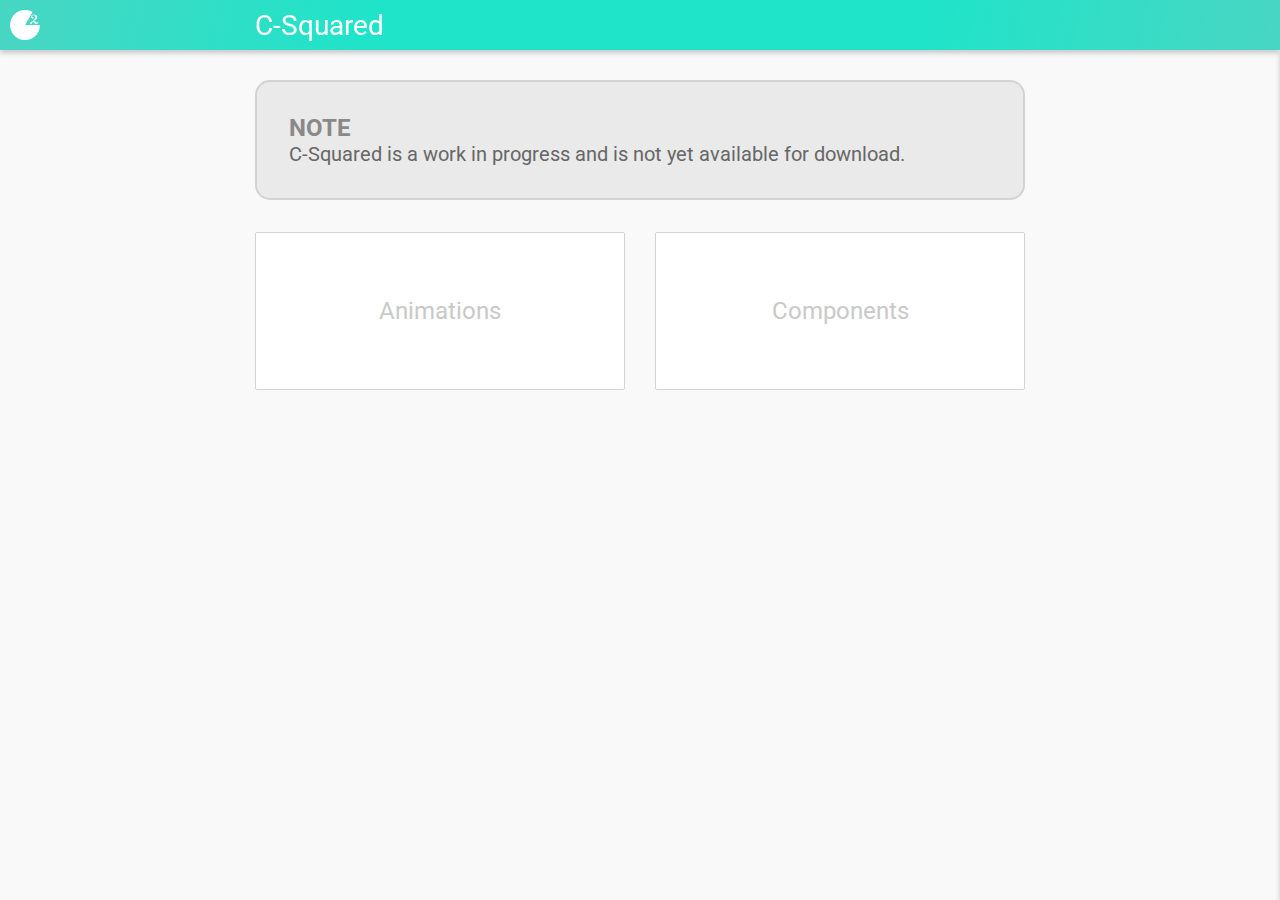
<file: index.html>
<!--
    C-Squared - A Simple CSS Framework
    Copyright (C) 2018  Chris Collins

    This program is free software: you can redistribute it and/or modify
    it under the terms of the GNU General Public License as published by
    the Free Software Foundation, either version 3 of the License, or
    (at your option) any later version.

    This program is distributed in the hope that it will be useful,
    but WITHOUT ANY WARRANTY; without even the implied warranty of
    MERCHANTABILITY or FITNESS FOR A PARTICULAR PURPOSE.  See the
    GNU General Public License for more details.

    You should have received a copy of the GNU General Public License
    along with this program.  If not, see <https://www.gnu.org/licenses/>.
-->

<!doctype html>

<html>

<head>
    <meta charset="utf-8">
    <meta http-equiv="x-ua-compatible" content="ie=edge">
    <meta name="viewport" content="width=device-width, initial-scale=1.0">
    <title>C Squared</title>
    <link href="https://fonts.googleapis.com/css?family=Roboto:300,400,500,700,900" rel="stylesheet">
    <link rel="stylesheet" href="https://use.fontawesome.com/releases/v5.1.1/css/all.css" integrity="sha384-O8whS3fhG2OnA5Kas0Y9l3cfpmYjapjI0E4theH4iuMD+pLhbf6JI0jIMfYcK3yZ"
        crossorigin="anonymous">
    <link rel="stylesheet" href="/global.css" type="text/css">
    <link rel="stylesheet" href="/index.css" type="text/css">
</head>

<body>
    <!-- Navigation -->
    <nav class="cc-nav">
        <div class="cc-nav-inner">
            <a class="cc-nav-icon" href="/index.html">
                <img src="/assets/icon_white.png">
            </a>
            <div class="cc-container">
                <h1 class="cc-nav-title">C-Squared</h1>
            </div>
            <div>
                <a class="cc-account-toggle" data-toggle="dropdown" data-target=".cc-dropdown">
                    <i class="far fa-user-circle"></i>
                </a>
                <div class="cc-nav-menu-toggle" onclick="toggleNav()">
                    <i class="fas fa-bars"></i>
                </div>
                <div class="cc-dropdown" id="accountDropdown">
                    <ul>
                        <li><a href="/login.html">Sign In</a></li>
                        <li><a href="/register.html">Register</a></li>
                    </ul>
                </div>
            </div>

        </div>
    </nav>
    <div class="cc-nav-menu">
        <ul>
            <li id="home" class="home-link"><a href="/index.html"><img src="/assets/nav_icon.png"></a></li>
            <li id="animations"><a href="/animations/animations.html">Animations</a></li>
            <li id="components"><a href="/components/components.html">Components</a></li>
            <li id="github"><a href="https://github.com/32gits/c-squared" target="_blank">GitHub</a></li>
        </ul>
    </div>


    <div class="cc-container">

        <div class="main-alert mb-2">
            <p id="alert-text">NOTE</p>
            <p>C-Squared is a work in progress and is not yet available for download.</p>
        </div>

        <div class="flex-between">

            <div class="cc-card half nav-card">
                <a href="/animations/animations.html">
                    Animations
                </a>
            </div>

            <div class="cc-card half nav-card">
                <a href="/components/components.html">
                    Components
                </a>
            </div>

        </div>
    </div>


    <script src="/animations/animations.js"></script>
</body>

</html>
</file>
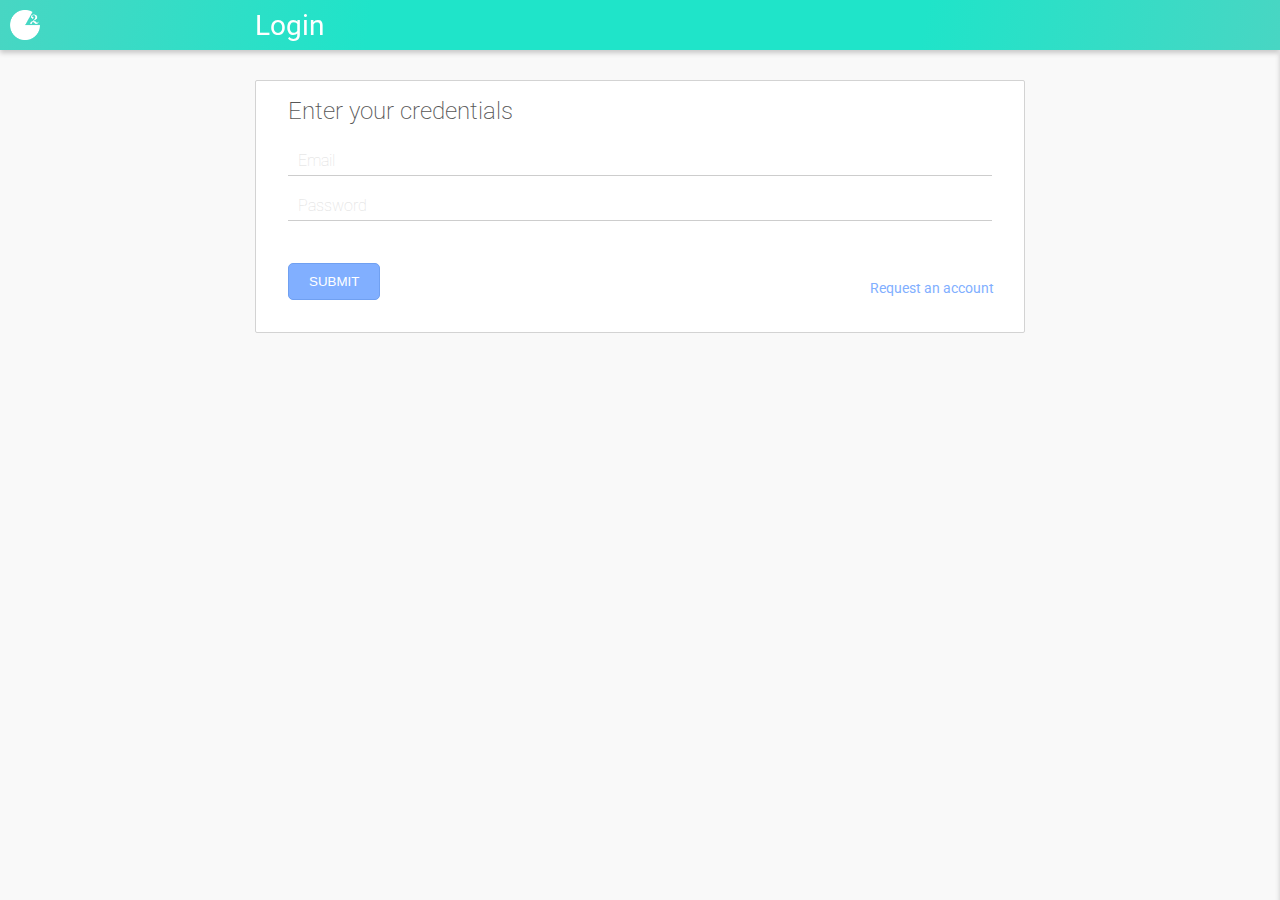
<file: login.html>
<!--
    C-Squared - A Simple CSS Framework
    Copyright (C) 2018  Chris Collins

    This program is free software: you can redistribute it and/or modify
    it under the terms of the GNU General Public License as published by
    the Free Software Foundation, either version 3 of the License, or
    (at your option) any later version.

    This program is distributed in the hope that it will be useful,
    but WITHOUT ANY WARRANTY; without even the implied warranty of
    MERCHANTABILITY or FITNESS FOR A PARTICULAR PURPOSE.  See the
    GNU General Public License for more details.

    You should have received a copy of the GNU General Public License
    along with this program.  If not, see <https://www.gnu.org/licenses/>.
-->

<!doctype html>

<html>
<head>
    <meta charset="utf-8">
    <meta http-equiv="x-ua-compatible" content="ie=edge">
    <meta name="viewport" content="width=device-width, initial-scale=1.0">
    <title>C Squared</title>
    <link href="https://fonts.googleapis.com/css?family=Roboto:300,400,500,700,900" rel="stylesheet">
    <link rel="stylesheet" href="https://use.fontawesome.com/releases/v5.1.1/css/all.css" integrity="sha384-O8whS3fhG2OnA5Kas0Y9l3cfpmYjapjI0E4theH4iuMD+pLhbf6JI0jIMfYcK3yZ" crossorigin="anonymous">
    <link rel="stylesheet" href="/global.css" type="text/css">
    <link rel="stylesheet" href="/login.css" type="text/css">
</head>

<body>
<!-- Navigation -->
<nav class="cc-nav">
    <div class="cc-nav-inner">
        <div class="cc-nav-icon">
            <img src="/assets/icon_white.png">
        </div>
        <div class="cc-container">
            <h1 class="cc-nav-title">Login</h1>
        </div>
        <div>
            <a class="cc-account-toggle" data-toggle="dropdown" data-target=".cc-dropdown">
                <i class="far fa-user-circle"></i>
            </a>
            <div class="cc-nav-menu-toggle" onclick="toggleNav()">
                <i class="fas fa-bars"></i>
            </div>
            <div class="cc-dropdown" id="accountDropdown">
                <ul>
                    <li><a href="/login.html">Sign In</a></li>
                    <li><a href="/register.html">Register</a></li>
                </ul>
            </div>
        </div>
        
    </div>
</nav>
<div class="cc-nav-menu">
    <ul>
        <li id="home" class="home-link"><a href="/index.html"><img src="/assets/nav_icon.png"></a></li>
        <li id="animations"><a href="/animations/animations.html">Animations</a></li>
        <li id="components"><a href="/components/components.html">Components</a></li>
        <li id="github"><a href="https://github.com/32gits/c-squared" target="_blank">GitHub</a></li>
    </ul>
</div>


<div class="cc-container">
    <div class="cc-card">
        <div class="cc-card-hdr">
            <h1 class="hdr">Enter your credentials</h1>
        </div>
        <form name="loginForm" class="mt-1">
            <div class="cc-form-group">
                <input name="email-input" type="email" class="cc-text" placeholder="Email" spellcheck="false">
                <label class="cc-text-border" for="email-input"></label>
            </div>
            <div class="cc-form-group">
                <input name="password-input" type="password" class="cc-text" placeholder="Password" spellcheck="false">
                <label class="cc-text-border" for="password-input"></label>
            </div>
            <button type="submit" class="cc-btn cc-blue mt-2">SUBMIT</button>
            <a class="cc-link" href="/register.html" id="requestAccount">Request an account</a>
        </form>
    </div>
</div>

<script src="/animations/animations.js"></script>
</body>
</html>
</file>
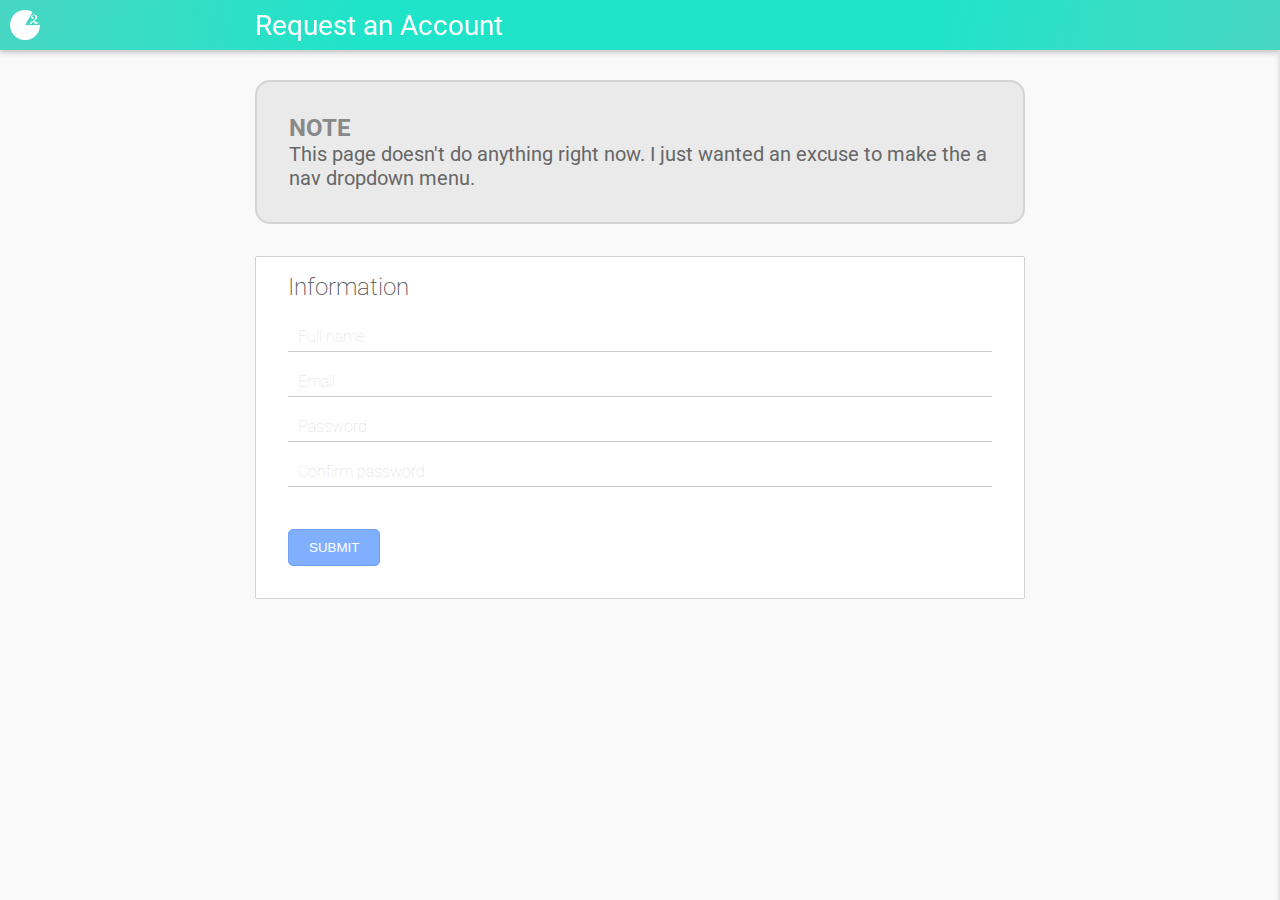
<file: register.html>
<!--
    C-Squared - A Simple CSS Framework
    Copyright (C) 2018  Chris Collins

    This program is free software: you can redistribute it and/or modify
    it under the terms of the GNU General Public License as published by
    the Free Software Foundation, either version 3 of the License, or
    (at your option) any later version.

    This program is distributed in the hope that it will be useful,
    but WITHOUT ANY WARRANTY; without even the implied warranty of
    MERCHANTABILITY or FITNESS FOR A PARTICULAR PURPOSE.  See the
    GNU General Public License for more details.

    You should have received a copy of the GNU General Public License
    along with this program.  If not, see <https://www.gnu.org/licenses/>.
-->

<!doctype html>

<html>
<head>
    <meta charset="utf-8">
    <meta http-equiv="x-ua-compatible" content="ie=edge">
    <meta name="viewport" content="width=device-width, initial-scale=1.0">
    <title>C Squared</title>
    <link href="https://fonts.googleapis.com/css?family=Roboto:300,400,500,700,900" rel="stylesheet">
    <link rel="stylesheet" href="https://use.fontawesome.com/releases/v5.1.1/css/all.css" integrity="sha384-O8whS3fhG2OnA5Kas0Y9l3cfpmYjapjI0E4theH4iuMD+pLhbf6JI0jIMfYcK3yZ" crossorigin="anonymous">
    <link rel="stylesheet" href="/global.css" type="text/css">
    <link rel="stylesheet" href="/register.css" type="text/css">
</head>

<body>

<!-- Navigation -->
<nav class="cc-nav">
        <div class="cc-nav-inner">
            <a class="cc-nav-icon" href="/index.html">
                <img src="/assets/icon_white.png">
            </a>
            <div class="cc-container">
                <h1 class="cc-nav-title">Request an Account</h1>
            </div>
            <div>
                <a class="cc-account-toggle" data-toggle="dropdown" data-target=".cc-dropdown">
                    <i class="far fa-user-circle"></i>
                </a>
                <div class="cc-nav-menu-toggle" onclick="toggleNav()">
                    <i class="fas fa-bars"></i>
                </div>
                <div class="cc-dropdown" id="accountDropdown">
                    <ul>
                        <li><a href="/login.html">Sign In</a></li>
                        <li><a href="/register.html">Register</a></li>
                    </ul>
                </div>
            </div>
            
        </div>
    </nav>
    <div class="cc-nav-menu">
        <ul>
            <li id="home" class="home-link"><a href="/index.html"><img src="/assets/nav_icon.png"></a></li>
            <li id="animations"><a href="/animations/animations.html">Animations</a></li>
            <li id="components"><a href="/components/components.html">Components</a></li>
            <li id="github"><a href="https://github.com/32gits/c-squared" target="_blank">GitHub</a></li>
        </ul>
    </div>
    
    
    <div class="cc-container">
        <div class="main-alert mb-2">
            <p id="alert-text">NOTE</p>
            <p>This page doesn't do anything right now. I just wanted an excuse to make the a nav dropdown menu.</p>
        </div>
        <div class="cc-card">
            <div class="cc-card-hdr">
                <h1 class="hdr">Information</h1>
            </div>
            <form name="loginForm" class="mt-1">
                <div class="cc-form-group">
                    <input name="name-input" type="text" class="cc-text" placeholder="Full name" spellcheck="false">
                    <label class="cc-text-border" for="name-input"></label>
                </div>
                <div class="cc-form-group">
                    <input name="email-input" type="email" class="cc-text" placeholder="Email" spellcheck="false">
                    <label class="cc-text-border" for="email-input"></label>
                </div>
                <div class="cc-form-group">
                    <input name="password-input" type="password" class="cc-text" placeholder="Password" spellcheck="false">
                    <label class="cc-text-border" for="password-input"></label>
                </div>
                <div class="cc-form-group">
                    <input name="password-confirm" type="password" class="cc-text" placeholder="Confirm password" spellcheck="false">
                    <label class="cc-text-border" for="password-confirm"></label>
                </div>
                <button type="submit" class="cc-btn cc-blue mt-2">SUBMIT</button>
            </form>
        </div>
    </div>

    <script src="/animations/animations.js"></script>
</body>
</html>
</file>
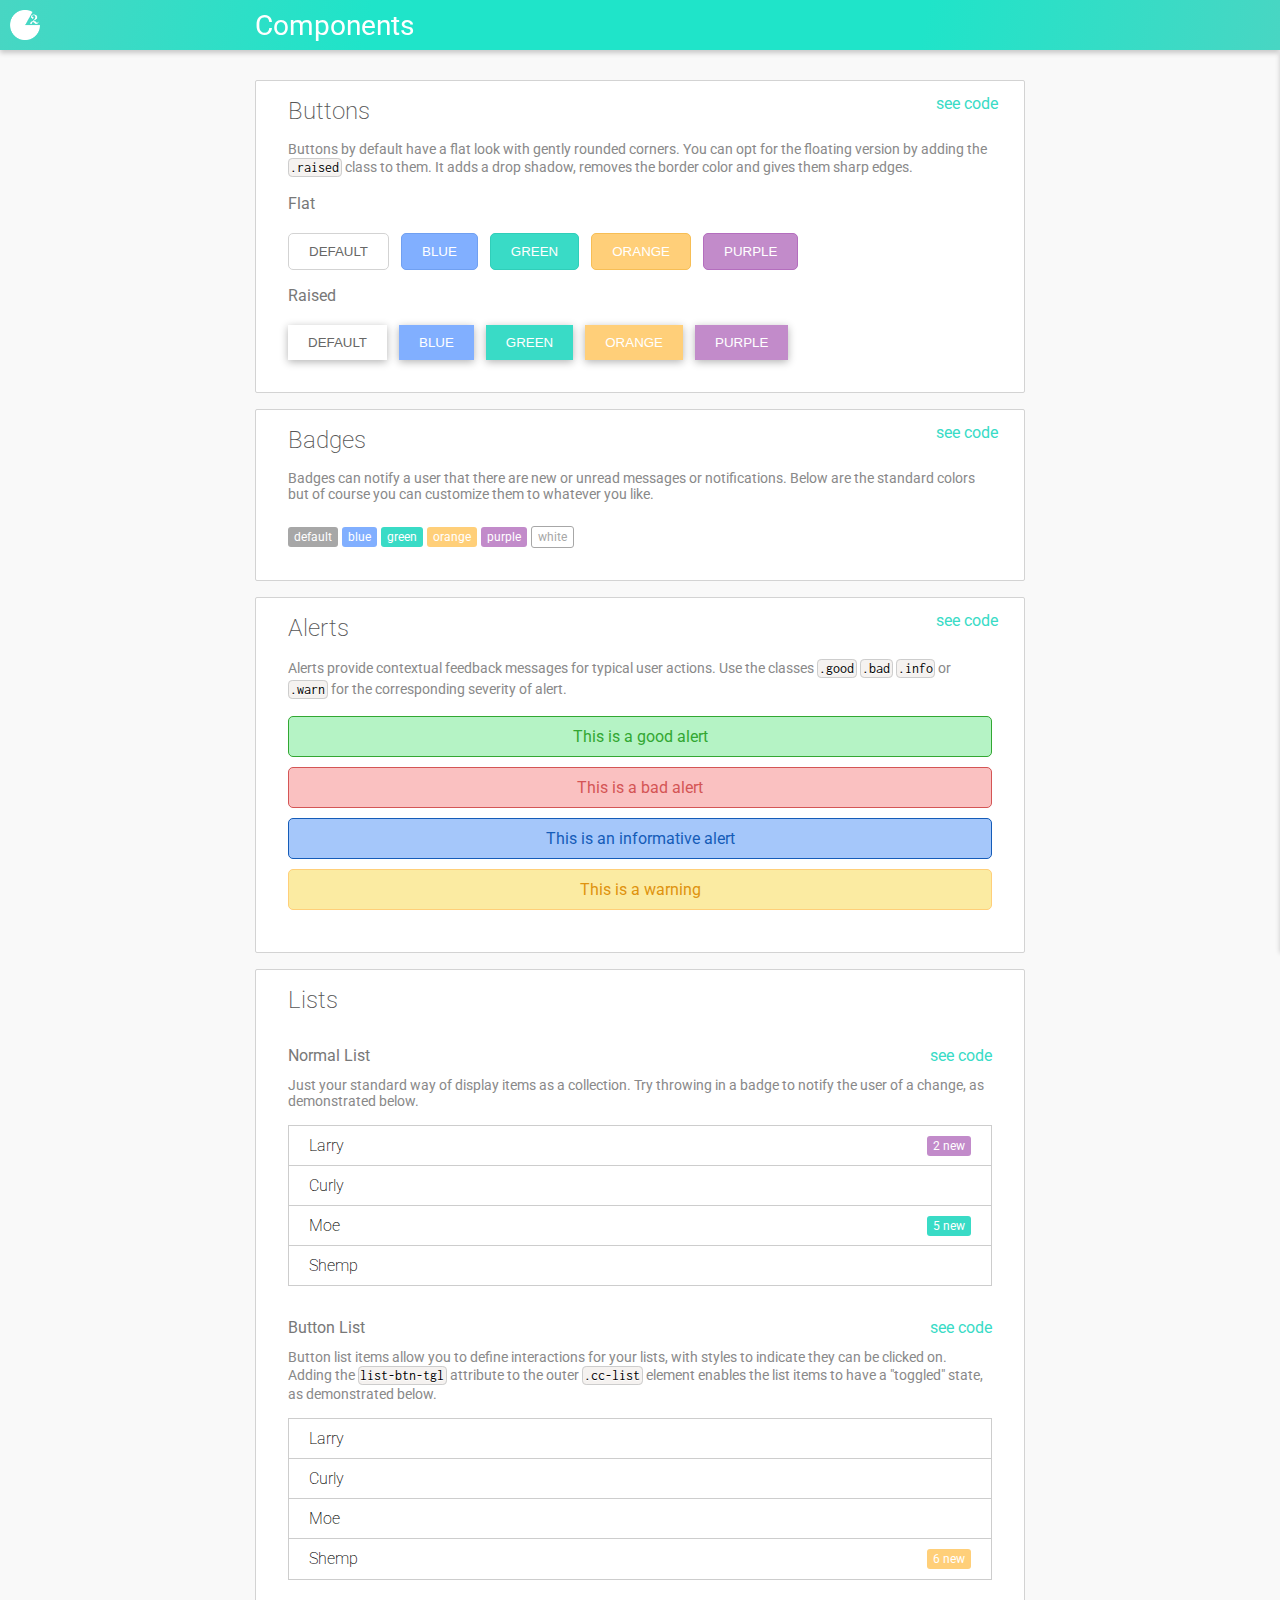
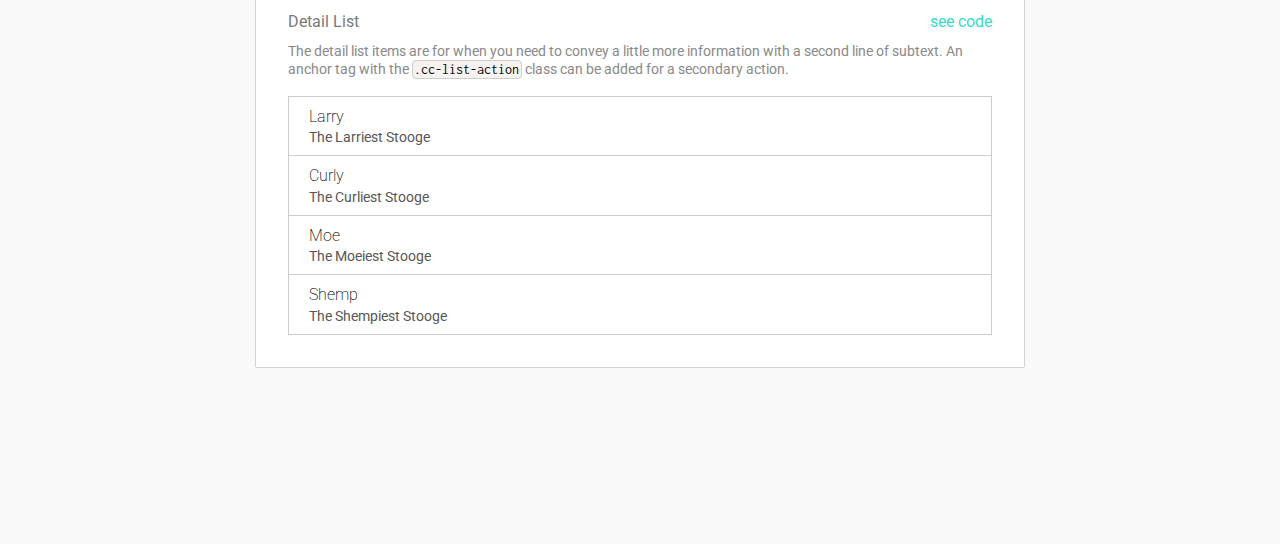
<file: components/components.html>
<!--
    C-Squared - A Simple CSS Framework
    Copyright (C) 2018  Chris Collins

    This program is free software: you can redistribute it and/or modify
    it under the terms of the GNU General Public License as published by
    the Free Software Foundation, either version 3 of the License, or
    (at your option) any later version.

    This program is distributed in the hope that it will be useful,
    but WITHOUT ANY WARRANTY; without even the implied warranty of
    MERCHANTABILITY or FITNESS FOR A PARTICULAR PURPOSE.  See the
    GNU General Public License for more details.

    You should have received a copy of the GNU General Public License
    along with this program.  If not, see <https://www.gnu.org/licenses/>.
-->

<!doctype html>

<html>
<head>
    <meta charset="utf-8">
    <meta http-equiv="x-ua-compatible" content="ie=edge">
    <meta name="viewport" content="width=device-width, initial-scale=1.0">
    <title>C Squared</title>
    <link href="https://fonts.googleapis.com/css?family=Roboto:300,400,500,700,900" rel="stylesheet">
    <link rel="stylesheet" href="https://use.fontawesome.com/releases/v5.1.1/css/all.css" integrity="sha384-O8whS3fhG2OnA5Kas0Y9l3cfpmYjapjI0E4theH4iuMD+pLhbf6JI0jIMfYcK3yZ" crossorigin="anonymous">
    <link rel="stylesheet" href="/components/components.css" type="text/css">
    <link rel="stylesheet" href="/global.css" type="text/css">
    <link href="/libraries/prism/prism.css" rel="stylesheet" />
    <link href="https://fonts.googleapis.com/css?family=Inconsolata" rel="stylesheet">
</head>

<body>
<!-- Navigation -->
<nav class="cc-nav">
    <div class="cc-nav-inner">
        <a class="cc-nav-icon" href="/index.html">
            <img src="/assets/icon_white.png">
        </a>
        <div class="cc-container">
            <h1 class="cc-nav-title">Components</h1>
        </div>
        <div>
            <a class="cc-account-toggle" data-toggle="dropdown" data-target=".cc-dropdown">
                <i class="far fa-user-circle"></i>
            </a>
            <div class="cc-nav-menu-toggle" onclick="toggleNav()">
                <i class="fas fa-bars"></i>
            </div>
            <div class="cc-dropdown" id="accountDropdown">
                <ul>
                    <li><a href="/login.html">Sign In</a></li>
                    <li><a href="/register.html">Register</a></li>
                </ul>
            </div>
        </div>
        
    </div>
</nav>
<div class="cc-nav-menu">
    <ul>
        <li id="home" class="home-link"><a href="/index.html"><img src="/assets/nav_icon.png"></a></li>
        <li id="animations"><a href="/animations/animations.html">Animations</a></li>
        <li id="components"><a href="/components/components.html">Components</a></li>
        <li id="github"><a href="https://github.com/32gits/c-squared" target="_blank">GitHub</a></li>
    </ul>
</div>

<!-- <div class="cc-toc">
    <div class=""></div>
</div> -->


<div class="cc-container">
    
    <!-- Buttons -->
    <div class="cc-card">
        <div class="cc-card-hdr">
            <h1 class="hdr">Buttons</h1>
        </div>
        <span class="cc-card-info" data-toggle="collapse" data-target="#btnCollapse">
            <i class="fas fa-code"></i>
            see code
        </span>

        <p class="info-text mb-1">
            Buttons by default have a flat look with gently rounded corners. You can opt 
            for the floating version by adding the <code class="lang-css nowrap">.raised</code>
            class to them. It adds a drop shadow, removes the border color and gives them
            sharp edges.
        </p>

        <h2>Flat</h2>

        <div class="mb-1">
            <button type="button" class="cc-btn cc-default mr-05 mt-05">DEFAULT</button>
            <button type="button" class="cc-btn cc-blue mr-05 mt-05">BLUE</button>
            <button type="button" class="cc-btn cc-green mr-05 mt-05">GREEN</button>
            <button type="button" class="cc-btn cc-orange mr-05 mt-05">ORANGE</button>
            <button type="button" class="cc-btn cc-purps mt-05">PURPLE</button>
        </div>
        
        <h2>Raised</h2>
        
        <div>
            <button type="button" class="cc-btn raised cc-default mr-05 mt-05">DEFAULT</button>
            <button type="button" class="cc-btn raised cc-blue mr-05 mt-05">BLUE</button>
            <button type="button" class="cc-btn raised cc-green mr-05 mt-05">GREEN</button>
            <button type="button" class="cc-btn raised cc-orange mr-05 mt-05">ORANGE</button>
            <button type="button" class="cc-btn raised cc-purps mt-05">PURPLE</button>
        </div>
        
        <div class="cc-collapse" id="btnCollapse">
            <p class="mb-05 mt-2">HTML</p>
            
            <pre class="mb-1"><code class="lang-html">&lt;button type=&quot;button&quot; class=&quot;cc-btn cc-default&quot;&gt;DEFAULT&lt;/button&gt;
&lt;button type=&quot;button&quot; class=&quot;cc-btn cc-blue&quot;&gt;BLUE&lt;/button&gt;
&lt;button type=&quot;button&quot; class=&quot;cc-btn cc-green&quot;&gt;GREEN&lt;/button&gt;
&lt;button type=&quot;button&quot; class=&quot;cc-btn cc-orange&quot;&gt;ORANGE&lt;/button&gt;
&lt;button type=&quot;button&quot; class=&quot;cc-btn cc-purps&quot;&gt;PURPLE&lt;/button&gt;

&lt;button type=&quot;button&quot; class=&quot;cc-btn raised cc-default&quot;&gt;DEFAULT&lt;/button&gt;
&lt;button type=&quot;button&quot; class=&quot;cc-btn raised cc-blue&quot;&gt;BLUE&lt;/button&gt;
&lt;button type=&quot;button&quot; class=&quot;cc-btn raised cc-green&quot;&gt;GREEN&lt;/button&gt;
&lt;button type=&quot;button&quot; class=&quot;cc-btn raised cc-orange&quot;&gt;ORANGE&lt;/button&gt;
&lt;button type=&quot;button&quot; class=&quot;cc-btn raised cc-purps&quot;&gt;PURPLE&lt;/button&gt;</code></pre>
           
        </div>
    </div>


    <!-- Badges -->
    <div class="cc-card">
        <div class="cc-card-hdr">
            <h1 class="hdr">Badges</h1>
        </div>
        <span class="cc-card-info" data-toggle="collapse" data-target="#badgeCollapse">
            <i class="fas fa-code"></i>
            see code
        </span>
        <p class="info-text mb-1">
            Badges can notify a user that there are new or unread messages or notifications.
            Below are the standard colors but of course you can customize them to whatever you like.
        </p>
        <span class="badge mt-05">default</span>
        <span class="badge blue mt-05">blue</span>
        <span class="badge green mt-05">green</span>
        <span class="badge orange mt-05">orange</span>
        <span class="badge purps mt-05">purple</span>
        <span class="badge white mt-05">white</span>
            
        <div class="cc-collapse" id="badgeCollapse">
            <p class="mb-05 mt-2">HTML</p>
            <pre class="mb-1"><code class="lang-html">&lt;span class=&quot;badge&quot;&gt;default&lt;/span&gt;
&lt;span class=&quot;badge blue&quot;&gt;blue&lt;/span&gt;
&lt;span class=&quot;badge green&quot;&gt;green&lt;/span&gt;
&lt;span class=&quot;badge orange&quot;&gt;orange&lt;/span&gt;
&lt;span class=&quot;badge purps&quot;&gt;purple&lt;/span&gt;
&lt;span class=&quot;badge white&quot;&gt;white&lt;/span&gt;</code></pre>
        </div>
    </div>


    <!-- Alerts -->
    <div class="cc-card">
        <div class="cc-card-hdr">
            <h1 class="hdr">Alerts</h1>
        </div>
        <span class="cc-card-info" data-toggle="collapse" data-target="#alertCollapse">
            <i class="fas fa-code"></i>
            see code
        </span>

        <p class="info-text mb-1">
            Alerts provide contextual feedback messages for typical user actions. Use the classes
            <code class="lang-css">.good</code> <code class="lang-css">.bad</code> 
            <code class="lang-css">.info</code> or <code class="lang-css">.warn</code> for the 
            corresponding severity of alert.
        </p>

        <div class="cc-alert good">This is a good alert</div>
        <div class="cc-alert bad">This is a bad alert</div>
        <div class="cc-alert info">This is an informative alert</div>
        <div class="cc-alert warn">This is a warning</div>

        <div class="cc-collapse" id="alertCollapse">
            <p class="mb-05 mt-2">HTML</p>
            <pre class="mb-1"><code class="lang-html">&lt;div class=&quot;cc-alert good&quot;&gt;This is a good alert&lt;/div&gt;
&lt;div class=&quot;cc-alert bad&quot;&gt;This is a bad alert&lt;/div&gt;
&lt;div class=&quot;cc-alert info&quot;&gt;This is an informative alert&lt;/div&gt;
&lt;div class=&quot;cc-alert warn&quot;&gt;This is a warning&lt;/div&gt;</code></pre>
        </div>
    </div>


    <!-- Lists -->
    <div class="cc-card">
        <div class="cc-card-hdr">
            <h1 class="hdr">Lists</h1>
        </div>

        <div class="flex between mt-2 f-hdr">
            <h2 class="m-0">Normal List</h2>
            <span class="cc-card-info pos-rel cc-inf" data-toggle="collapse" data-target="#nrmlListCollapse">
                <i class="fas fa-code"></i>
                see code
            </span>
        </div>

        <p class="info-text mb-1">
            Just your standard way of display items as a collection. Try throwing in a badge to notify 
            the user of a change, as demonstrated below.
        </p>

        <div class="cc-list pos-rel">
            <ul>
                <li>Larry <span class="badge purps">2 new</span></li>
                <li>Curly</li>
                <li>Moe <span class="badge green">5 new</span></li>
                <li>Shemp</li>
            </ul>
        </div>

        <div class="cc-collapse" id="nrmlListCollapse">
            <p class="mb-05 mt-2">HTML</p>
            <pre class="mb-1"><code class="lang-html">&lt;div class=&quot;cc-list&quot;&gt;
    &lt;ul&gt;
        &lt;li&gt;Larry &lt;span class=&quot;badge purps&quot;&gt;2 new&lt;/span&gt;&lt;/li&gt;
        &lt;li&gt;Curly&lt;/li&gt;
        &lt;li&gt;Moe &lt;span class=&quot;badge green&quot;&gt;5 new&lt;/span&gt;&lt;/li&gt;
        &lt;li&gt;Shemp&lt;/li&gt;
    &lt;/ul&gt;
&lt;/div&gt;</code></pre>
        </div>

        <div class="flex between mt-2 f-hdr">
            <h2 class="m-0">Button List</h2>
            <span class="cc-card-info pos-rel cc-inf" data-toggle="collapse" data-target="#btnListCollapse">
                <i class="fas fa-code"></i>
                see code
            </span>
        </div>

        <p class="info-text mb-1">
            Button list items allow you to define interactions for your lists, with styles to
            indicate they can be clicked on. Adding the <code class="lang-css nowrap">list-btn-tgl</code>
            attribute to the outer <code class="lang-css nowrap">.cc-list</code> element enables
            the list items to have a "toggled" state, as demonstrated below.
        </p>

        <!-- use list-btn-tgl attribute to use the 'active' style -->
        <div class="cc-list" list-btn-tgl>
            <button type="button">Larry</button>
            <button type="button">Curly</button>
            <button type="button">Moe</button>
            <button type="button">Shemp <span class="badge orange">6 new</span></button>
        </div>

        <div class="cc-collapse" id="btnListCollapse">
            <p class="mb-05 mt-2">HTML</p>
            <pre class="mb-1"><code class="lang-html">&lt;div class=&quot;cc-list&quot; list-btn-tgl&gt;
    &lt;button type=&quot;button&quot;&gt;Larry&lt;/button&gt;
    &lt;button type=&quot;button&quot;&gt;Curly&lt;/button&gt;
    &lt;button type=&quot;button&quot;&gt;Moe&lt;/button&gt;
    &lt;button type=&quot;button&quot;&gt;Shemp &lt;span class=&quot;badge orange&quot;&gt;6 new&lt;/span&gt;&lt;/button&gt;
&lt;/div&gt;</code></pre>
        </div>


        <div class="flex between mt-2 f-hdr">
            <h2 class="m-0">Detail List</h2>
            <span class="cc-card-info pos-rel cc-inf" data-toggle="collapse" data-target="#detailListCollapse">
                <i class="fas fa-code"></i>
                see code
            </span>
        </div>

        <p class="info-text mb-1">
            The detail list items are for when you need to convey a little more information with a second line of subtext.
            An anchor tag with the <code class="lang-css nowrap">.cc-list-action</code> class can be added for a
            secondary action.
        </p>
        
        <div class="cc-list detail">
            <ul>
                <li>
                    Larry
                    <p>The Larriest Stooge</p>
                    <a href="#" class="cc-list-action"><i class="fas fa-star"></i></a>
                </li>
                <li>
                    Curly
                    <p>The Curliest Stooge</p>
                    <a href="#" class="cc-list-action"><i class="fas fa-star"></i></a>
                </li>
                <li>
                    Moe
                    <p>The Moeiest Stooge</p>
                    <a href="#" class="cc-list-action"><i class="fas fa-star"></i></a>
                </li>
                <li>
                    Shemp
                    <p>The Shempiest Stooge</p>
                    <a href="#" class="cc-list-action"><i class="fas fa-star"></i></a>
                </li>
            </ul>
        </div>

        <div class="cc-collapse" id="detailListCollapse">
            <p class="mb-05 mt-2">HTML</p>
            
            <pre class="mb-1"><code class="lang-html">&lt;div class=&quot;cc-list detail&quot;&gt;
    &lt;ul&gt;
        &lt;li&gt;
            Larry
            &lt;p&gt;The Larriest Stooge&lt;/p&gt;
            &lt;a href=&quot;#&quot; class=&quot;cc-list-action&quot;&gt;&lt;i class=&quot;fas fa-star&quot;&gt;&lt;/i&gt;&lt;/a&gt;
        &lt;/li&gt;
        &lt;li&gt;
            Curly
            &lt;p&gt;The Curliest Stooge&lt;/p&gt;
            &lt;a href=&quot;#&quot; class=&quot;cc-list-action&quot;&gt;&lt;i class=&quot;fas fa-star&quot;&gt;&lt;/i&gt;&lt;/a&gt;
        &lt;/li&gt;
        &lt;li&gt;
            Moe
            &lt;p&gt;The Moeiest Stooge&lt;/p&gt;
            &lt;a href=&quot;#&quot; class=&quot;cc-list-action&quot;&gt;&lt;i class=&quot;fas fa-star&quot;&gt;&lt;/i&gt;&lt;/a&gt;
        &lt;/li&gt;
        &lt;li&gt;
            Shemp
            &lt;p&gt;The Shempiest Stooge&lt;/p&gt;
            &lt;a href=&quot;#&quot; class=&quot;cc-list-action&quot;&gt;&lt;i class=&quot;fas fa-star&quot;&gt;&lt;/i&gt;&lt;/a&gt;
        &lt;/li&gt;
    &lt;/ul&gt;
&lt;/div&gt;</code></pre>
        </div>

    </div>

</div>


<script src="/animations/animations.js"></script>
<script src="/components/components.js"></script>
<script src="/libraries/prism/prism.js"></script>

</body>
</html>
</file>
<file: global.css>
/*
    COLORS
    teal: #39DBC6
    blue: #81AFFF
    yellow-orange: #FFCF79
    purple: #C28BCA
*/

.language-css {
    white-space: nowrap !important;
}

body {
    background-color: #F9F9F9;
    margin: 0;
    padding-bottom: 10rem;
}
p, a, h1, h2, h3, h4, h5 {
    font-family: Roboto, "Roboto", sans-serif;
    -webkit-font-smoothing: antialiased;
    margin: 0;
}
form {
    margin: 0;
}

.m-0 { margin: 0 !important; };
.m-05 { margin: .5rem !important; }
.m-1 { margin: 1rem !important; }
.m-2 { margin: 2rem !important; }
.mr-0 { margin-right: 0 !important; }
.mr-05 { margin-right: .5rem !important; }
.mr-1 { margin-right: 1rem !important; }
.mr-2 { margin-right: 2rem !important; }
.mt-0 { margin-top: 0 !important; }
.mt-05 { margin-top: .5rem !important; }
.mt-1 { margin-top: 1rem !important; }
.mt-2 { margin-top: 2rem !important; }
.mb-0 { margin-bottom: 0 !important; }
.mb-05 { margin-bottom: .5rem !important; }
.mb-1 { margin-bottom: 1rem !important; }
.mb-2 { margin-bottom: 2rem !important; }
.ml-0 { margin-left: 0 !important; }
.ml-05 { margin-left: .5rem !important; }
.ml-1 { margin-left: 1rem !important; }
.ml-2 { margin-left: 2rem !important; }

.pl-0 { padding-left: 0 !important; }
.pl-05 { padding-left: .5rem !important; }
.pl-1 { padding-left: 1rem !important; }
.pl-2 { padding-left: 2rem !important; }
.pt-05 { padding-top: .5rem !important; }
.pt-1 { padding-top: 1rem !important; }
.pt-2 { padding-top: 2rem !important; }

.fl-right { float: right !important; }
.fl-left { float: left !important; }

.flex {
    display: flex !important;
    align-items: center;
}
.flex.between {
    justify-content: space-between !important;
}

.pos-rel {
    position: relative !important;
}

.nowrap {
    white-space: nowrap !important;
}

::-moz-selection { background: #A9F7EC; }
::selection { background: #A9F7EC; }

.cc-link {
    text-decoration: none;
    color: #81AFFF;
}
.cc-link:hover {
    text-decoration: underline;
    color: #6999EC;
}
.cc-ib {
    display: inline-block !important;
}



/* Navigation */

.cc-nav {
    background-color: #39DBC6;
    background: linear-gradient(100deg, #48D6C3 0%, #1FE4C9 29%, #1FE4C9 72%, #48D6C3 100%);
    color: #FFF;
    position: fixed;
    top: 0;
    width: 100%;
    height: 50px;
    box-shadow: 0 3px 5px rgba(0,0,0,.2);
    z-index: 100;
}
nav ~ .cc-container {
    margin-top: 5rem;
}
.cc-nav .cc-container {
    height: 100%;
}
.cc-nav-icon {
    position: absolute;
    left: 10px;
    top: 10px;
}
.cc-nav-icon img {
    max-width: 40px;
    max-height: 30px;
}
.cc-nav-title {
    margin: 0;
    padding: 9px 0;
    font-size: 1.75em;
    font-weight: 400;
}
.cc-nav-menu-toggle {
    position: absolute;
    right: 10px;
    top: 10px;
}
.cc-account-toggle {
    position: absolute;
    right: 50px;
    top: 10px;
}
.cc-account-toggle:hover {
    cursor: pointer;
}
.cc-dropdown {
    max-height: 0;
    width: 130px;
    overflow: hidden;
    position: absolute;
    right: 40px;
    background-color: #FFF;
    top: 40px;
    margin: 0;
    padding: 0;
    box-shadow: 0 5px 9px rgba(0,0,0,.2);
    transition: max-height .5s ease;
}
.cc-dropdown.show {
    max-height: 10rem;
}
.cc-dropdown ul {
    list-style: none;
    padding: 0;
    margin: 0;
}
.cc-dropdown ul li {
    display: flex;
    align-items: center;
}
.cc-dropdown ul li a {
    padding: 10px 20px;
    text-decoration: none;
    color: #81AFFF;
    font-family: Roboto, "Roboto", sans-serif;
    font-weight: 400;
    -webkit-font-smoothing: antialiased;
}
.cc-dropdown ul li:hover {
    background-color: #F7F7F7;
    cursor: pointer;
}
.cc-nav-menu {
    height: 100vh;
    width: 250px;
    background-color: white;
    box-shadow: 0 3px 5px rgba(0,0,0,.2);
    position: fixed;
    right: -250px;
    top: 50px;
    transition: .2s ease all;
    z-index: 99;
}
.cc-nav-menu ul {
    margin: 0;
    padding: 0;
}
.home-link {
    padding-top: 5px !important;
    height: 4rem !important;
    border-bottom: 1px solid #E4E4E4;
}
.home-link img {
    width: 100%;
}
.cc-nav-menu li {
    height: 3rem;
    display: flex;
    align-items: center;
}
.cc-nav-menu li:hover {
    background-color: #F7F7F7;
    cursor: pointer;
}
.cc-nav-menu li a {
    text-decoration: none;
    color: #81afff;
    font-weight: 400;
    display: flex;
    width: 100%;
    height: 100%;
    align-items: center;
    padding: 0 20px;
}
.cc-nav-menu li.active {
    background-color: #81AFFF;
}
.cc-nav-menu li.active a {
    color: #FFF;
}
.cc-nav-menu ul, .cc-nav-menu li {
    list-style: none;
}
.cc-nav-menu.open {
    right: 0;
}
.cc-nav-menu-toggle:hover {
    cursor: pointer;
}
.cc-nav-menu-toggle i, .cc-account-toggle i {
    font-size: 1.75em;
}

@media (max-width: 876px) {
    .cc-nav-icon img {
        display: none;
    }
}



/* Cards and Containers */

.cc-container {
    margin: auto;
    padding: 0 15px;
    max-width: 800px;
}
.cc-card {
    background-color: #FFF;
    padding: 2rem;
    border: 1px solid lightgray;
    margin-bottom: 1rem;
    border-radius: 2px;
    position: relative;
}
.cc-card-info {
    position: absolute;
    right: 26px;
    top: 13px;
    color: #39DBC6;
    font-family: Roboto, "Roboto", sans-serif;
    text-decoration: none;
}
.cc-card-info:hover {
    cursor: pointer;
    color: #1AC0AA;
    text-decoration: none;
}
.cc-card-info i {
    font-size: .75em;
}
.cc-card p {
    color: #565656;
}
.cc-card-hdr {
    margin-top: -1rem;
    margin-bottom: 1rem;
}
.cc-card-hdr:hover {
    cursor: default;
}
.cc-card-hdr .hdr {
    font-weight: 200;
    margin: 0;
    font-size: 1.5em;
    color: #565656;
    -webkit-font-smoothing: antialiased;
}
.cc-card h2 {
    font-weight: 400;
    font-size: 1em;
    color: #787878;
    margin-bottom: .75rem;
}
.cc-card .info-text {
    font-size: .875em;
    color: #898989;
}


    


/* Parallax Stuff */

.parallax-container {
    overflow: hidden;
    width: 100%;
    height: 26rem;
    position: relative;
}
.parallax-container img {
    width: inherit;
    position: absolute;
    bottom: 0;
    transition: all 1.5s ease;
    opacity: .999;
}
.parallax-container img {
    transform: translateX(0%);
}
.parallax-container img:nth-child(2) {
    width: 110%;
}
.parallax-container.right img:nth-child(2) {
    transform: translateX(-9%);
}
.parallax-container img:nth-child(3) {
    width: 120%;
}
.parallax-container.right img:nth-child(3) {
    transform: translateX(-16%);
}
.parallax-container img:nth-child(4) {
    width: 130%;
}
.parallax-container.right img:nth-child(4) {
    transform: translateX(-22%);
}
.parallax-container img:nth-child(5) {
    width: 140%;
}
.parallax-container.right img:nth-child(5) {
    transform: translateX(-28%);
}
.parallax-container img:nth-child(6) {
    width: 150%;
}
.parallax-container.right img:nth-child(6) {
    transform: translateX(-33%);
}
.parallax-container img:nth-child(7) {
    width: 160%;
}
.parallax-container.right img:nth-child(7) {
    transform: translateX(-37%);
}
.parallax-container img:nth-child(8) {
    width: 170%;
}
.parallax-container.right img:nth-child(8) {
    transform: translateX(-40%);
}
.prlx-ctrl {
    background-color: #FFF;
    box-shadow: 1px 3px 5px rgba(0,0,0,.3);
    padding: 10px;
    position: absolute;
    bottom: calc(50% - 20px);
    font-size: 1.3em;
}
.prlx-ctrl:hover {
    cursor: pointer;
}
.prlx-ctrl.left {
    left: 0;
    border-radius: 0 4px 4px 0;
}
.prlx-ctrl.right {
    right: 0;
    border-radius: 4px 0 0 4px;
}

    
    

    /* Loading Bar */

.loading {
    height: 5px;
    width: 100%;
    background-color: #EFEFEF;
    overflow: hidden;
    border-radius: 3px;
}
.loading.tall {
    height: 15px !important;
}
.ld.loading-inner {
    position: relative;
    animation-name: load;
    height: 100%;
    background-color: #39DBC6;
    animation-iteration-count: infinite;
    animation-duration: 1.2s;
    animation-timing-function: ease-in-out;
}
.img-ld.loading-inner {
    background-image: url("/assets/loading_bar.png");
    background-position: center;
    width: 100%;
    height: 100%;
    background-repeat: repeat-x;
    animation: animatedBackground 4s linear infinite;
}
@keyframes animatedBackground {
    from { background-position: 0 0; }
    to { background-position: 100% 0; }
}
@keyframes load {
    0%   { left: 0; width: 0; }
    50%  { left: 0; width: 100%; }
    100% { left: 100%; width: 0; }
}




/* Buttons */    

.cc-btn {
    padding: 10px 20px;
    border-radius: 5px;
    text-decoration: none;
}
.cc-btn:hover {
    cursor: pointer;
}
.cc-btn.cc-default {
    background-color: #FFF;
    border: 1px solid #D3D3D3;
    color: #676767;
}
.cc-btn.cc-default.active {
    background-color: #B2B2B2;
    color: #F8F8F8;
}
.cc-btn.cc-default:hover {
    background-color: #F7F7F7;
}
.cc-btn.cc-default.active:hover {
    background-color: #969696;
    color: #FFF;
}

.cc-btn:focus {
    outline: none;
}

.cc-btn.cc-blue {
    background-color: #81AFFF;
    color: #FFF;
    border: 1px solid #70A0F1;
}
.cc-btn.cc-blue:hover,.cc-btn.cc-blue.active {
    background-color: #74A3F5;
}
.cc-btn.cc-green {
    background-color: #39DBC6;
    color: #FFF;
    border: 1px solid #30CEB9;
}
.cc-btn.cc-green:hover, .cc-btn.cc-green.active {
    background-color: #25c5b0;
}

.cc-btn.cc-orange {
    background-color: #FFCF79;
    color: #FFF;
    border: 1px solid #F7BE55;
}
.cc-btn.cc-orange:hover,.cc-btn.cc-orange.active {
    background-color: #F7BE55;
}
.cc-btn.cc-purps {
    background-color: #C28BCA;
    color: #FFF;
    border: 1px solid #B46EBE;
}
.cc-btn.cc-purps:hover, .cc-btn.cc-purps.active {
    background-color: #B876C2;
}

.cc-btn.raised {
    border-radius: 0;
    border: none;
    box-shadow: 0 2px 8px rgba(0,0,0,.3);
}
.cc-btn.raised.active {
    box-shadow: none;
}




/* Form Elements */

.cc-form-group {
    position: relative;
    margin: 10px 0;
}
.cc-text {
    width: 100%;
    -webkit-appearance: none;
    padding: 10px 10px 5px 10px;
    border-top: 0;
    border-right: 0;
    border-left: 0;
    border-bottom: 1px solid #CDCDCD;
    font-size: 1em;
    font-family: Roboto, "Roboto", sans-serif;
    font-weight: 100;
    line-height: 1;
    z-index: 1;
}
.cc-text::placeholder {
    color: #DEDEDE;
}
.cc-text:focus {
    outline: none;
}
.cc-text:focus::placeholder {
    color: transparent;
}
.cc-text-border {
    position: absolute;
    left: 0;
    bottom: 0;
    z-index: 2;
    width: 100%;
    opacity: 0.5;
    cursor: text;
    transition: 0.3s ease all;
    margin: 0;
    -webkit-user-select: none;
    -moz-user-select: none;
    user-select: none;
}
.cc-text-border:after {
    content: '';
    position: absolute;
    bottom: 0;
    left: 45%;
    height: 0;
    width: 10px;
    visibility: hidden;
    background-color: #39DBC6;
    transition: 0.3s ease all;
}
.cc-text:focus ~ .cc-text-border:after {
    visibility: visible;
    width: 100%;
    left: 0;
    height: 2px;
}
.cc-text:focus ~ .cc-text-border {
    opacity: 1;
}






/* Code snippet / collapse stuff */

.code-snip {
    background-color: #EFEFEF;
    padding: 0 1rem;
    border-radius: 2px;
    border: 1px solid #C7C7C7;
    font-family: monospace;
    overflow-x: scroll;
}
.code-snip::-webkit-scrollbar {
    display: none;
}
pre {
    margin: 0;
}



*, ::after, ::before {
    box-sizing: border-box;
}
.cc-collapse {
    display: block;
    max-height: 0px;
    overflow: hidden;
    transition: all .5s ease-in-out;
}
.cc-collapse.show {
    max-height: 50em;
    transition: all .5s ease-in-out;
}
.collapse-hdr {
    padding: 20px;
    color: #343434;
    font-weight: 400;
    width: 100%;
    display: flex;
    align-items: center;
    line-height: 1;
    font-size: 1em;
    -webkit-font-smoothing: antialiased;
    font-family: Roboto, "Roboto", sans-serif;
    border: 1px solid #CDCDCD;
    background-color: #FFF;
}
.collapse-hdr:hover {
    cursor: pointer;
    background-color: #F9F9F9;
    color: #565656;
}
.collapse-hdr i {
    color: #676767;
    -webkit-font-smoothing: antialiased;
}
.collapse-hdr:active, .collapse-hdr:focus {
    outline: none;
}
.collapse-hdr.green {
    background-color: #39DBC6;
    color: #FFF;
    border: none;
}
.collapse-hdr.green i {
    color: #FFF;
}
.collapse-hdr.green:hover {
    background-color: #1CD3BA;
}
.collapse-body {
    padding: 2rem;
    line-height: 1.5em;
    font-size: .85em;
    border-left: 1px solid #CDCDCD;
    border-right: 1px solid #CDCDCD;
    border-bottom: 1px solid #CDCDCD;
}
.collapse-body.dark {
    background-color: #F4F4F4;
}
.cc-collapse-stack .collapse-hdr:nth-child(n + 2) {
    margin-top: -1px;
}





/* TOAST STUFF */

.cc-toast {
    visibility: hidden;
    font-family: Roboto, "Roboto", sans-serif;
    -webkit-font-smoothing: antialiased;
    max-width: 250px;
    min-width: 250px;
    max-height: 150px;
    background-color: #444;
    color: #FFF;
    text-align: center;
    border-radius: 5px;
    padding: 16px;
    position: fixed;
    z-index: 1;
}
.cc-toast.blue {
    background-color: #81AFFF;
}
.cc-toast.purp {
    background-color: #C28BCA;
}

/* Left Toast Stuff */
.cc-toast.toast-left {
    left: 40px;
    top: 40%;
}
.cc-toast.toast-left.show {
    visibility: visible;
    -webkit-animation: fadeinleft 0.5s, fadeoutleft 0.5s 2.5s;
    animation: fadeinleft 0.5s, fadeoutleft 0.5s 2.5s;
}
@-webkit-keyframes fadeinleft {
    from { left: -250px; opacity: 0; } 
    to { left: 40px; opacity: 1; }
}
@keyframes fadeinleft {
    from { left: -250px; opacity: 0; }
    to { left: 40px; opacity: 1; }
}
@-webkit-keyframes fadeoutleft {
    from { left: 40px; opacity: 1; } 
    to { left: -250px; opacity: 0; }
}
@keyframes fadeoutleft {
    from { left: 40px; opacity: 1; }
    to { left: -250px; opacity: 0; }
}

/* Right Toast Stuff */
.cc-toast.toast-right {
    right: 40px;
    top: 40%;
}
.cc-toast.toast-right.show {
    visibility: visible;
    -webkit-animation: fadeinright 0.5s, fadeoutright 0.5s 2.5s;
    animation: fadeinright 0.5s, fadeoutright 0.5s 2.5s;
}
@-webkit-keyframes fadeinright {
    from { right: -250px; opacity: 0; } 
    to { right: 40px; opacity: 1; }
}
@keyframes fadeinright {
    from { right: -250px; opacity: 0; }
    to { right: 40px; opacity: 1; }
}
@-webkit-keyframes fadeoutright {
    from { right: 40px; opacity: 1; } 
    to { right: -250px; opacity: 0; }
}
@keyframes fadeoutright {
    from { right: 40px; opacity: 1; }
    to { right: -250px; opacity: 0; }
}


/* Top Toast Stuff */
.cc-toast.toast-top {
    margin-left: -125px;
    left: 50%;
    top: 80px;
}
.cc-toast.toast-top.show {
    visibility: visible;
    -webkit-animation: fadeintop 0.5s, fadeouttop 0.5s 2.5s;
    animation: fadeintop 0.5s, fadeouttop 0.5s 2.5s;
}
@-webkit-keyframes fadeintop {
    from { top: -100px; opacity: 0; } 
    to { top: 80px; opacity: 1; }
}
@keyframes fadeintop {
    from { top: -100px; opacity: 0; }
    to { top: 80px; opacity: 1; }
}
@-webkit-keyframes fadeouttop {
    from { top: 80px; opacity: 1; } 
    to { top: -100px; opacity: 0; }
}
@keyframes fadeouttop {
    from { top: 80px; opacity: 1; }
    to { top: -100px; opacity: 0; }
}


/* Bottom Toast stuff */
.cc-toast.toast-bottom {
    margin-left: -125px;
    left: 50%;
    bottom: 30px;
}
.cc-toast.toast-bottom.show {
    visibility: visible;
    -webkit-animation: fadeinbottom 0.5s, fadeoutbottom 0.5s 2.5s;
    animation: fadeinbottom 0.5s, fadeoutbottom 0.5s 2.5s;
}
@-webkit-keyframes fadeinbottom {
    from { bottom: 0; opacity: 0; } 
    to { bottom: 30px; opacity: 1; }
}
@keyframes fadeinbottom {
    from { bottom: 0; opacity: 0; }
    to { bottom: 30px; opacity: 1; }
}
@-webkit-keyframes fadeoutbottom {
    from { bottom: 30px; opacity: 1; } 
    to { bottom: 0; opacity: 0; }
}
@keyframes fadeoutbottom {
    from { bottom: 30px; opacity: 1; }
    to { bottom: 0; opacity: 0; }
}




/* Modals */
/* TODO: add classes for info, danger, etc.
and change border color based on that */
.cc-modal .cc-modal-card {
    max-width: 600px;
    background-color: #FFF;
    padding: 2rem;
    border-left: 10px solid #39DBC6;
    position: fixed;
    transform: translateY(15%);
    left: calc(50% - 300px);
    z-index: 100;
    transition: all .5s ease;
    opacity: .1;
}
.cc-modal.show .cc-modal-card {
    transform: translateY(45%);
    opacity: 1;
}
.cc-modal .hdr {
    font-weight: 300;
    margin: 0;
    line-height: 1;
}
.cc-modal-body {
    margin: 1rem 0 2rem 0;
}
.cc-modal-body p {
    line-height: 1.5em;
    font-weight: 100;
}
.cc-modal {
    width: 100%;
    height: 100%;
    background-color: rgba(0,0,0,.4);
    z-index: 99;
    top: 0;
    left: 0;
    position: fixed;
    visibility: hidden;
}
.cc-modal.show {
    visibility: visible;
}

@media (max-width: 876px) {
    .cc-modal .cc-modal-card {
        max-width: 100%;
        left: 0;
        margin-left: 15px;
        margin-right: 15px;
    }
}




/* Alert stuff */

.cc-alert {
    padding: 10px 20px;
    border-radius: 5px;
    background-color: #D8D8D8;
    border: 1px solid #ACACAC;
    text-align: center;
    font-family: Roboto, "Roboto", sans-serif;
    -webkit-font-smoothing: antialiased;
    color: #696969;
    margin: 10px 0;
}
.cc-alert.good {
    background-color: #B5F3C5;
    border-color: #32A732;
    color: #32A732;
}
.cc-alert.bad {
    background-color: #FAC1C1;
    border-color: #D45555;
    color: #D45555;
}
.cc-alert.info {
    background-color: #A5C7FA;
    border-color: #155CB8;
    color: #155CB8;
}
.cc-alert.warn {
    background-color: #FBEBA2;
    border-color: #FFCF79;
    color: #DF930F;
}




.shake {
    animation-name: shake;
    animation-duration: .1s;
    animation-iteration-count: 5;
    animation-timing-function: linear;
}

@keyframes shake {
    25% { transform: rotate(-3deg) }
    50% { transform: rotate(0deg) }
    75% { transform: rotate(3deg) }
}



/* Normal List */
.cc-list ul {
    padding: 0;
    margin: 0;
    list-style-type: none;
    background-color: #FFF;
}
.cc-list ul li {
    list-style-type: none;
    padding: 10px 20px;
    border: 1px solid #cdcdcd;
    font-family: Roboto, "Roboto", sans-serif;
    font-weight: 200;
}
.cc-list ul li:nth-child(n+2) {
    margin-top: -1px;
}
.cc-list ul li .badge {
    float: right;
}

/* Button List */
.cc-list button {
    padding: 10px 20px;
    border: 1px solid #cdcdcd;
    font-family: Roboto, "Roboto", sans-serif;
    font-weight: 200;
    outline: none;
    display: block;
    width: 100%;
    text-align: left;
    font-size: 1em;
    background-color: #FFF;
}
.cc-list button:hover {
    cursor: pointer;
    background-color: #F7F7F7;
}
.cc-list button:nth-child(n+2) {
    margin-top: -1px;
}
.cc-list button.active {
    border-left: 3px solid #39DBC6;
}
.cc-list button .badge {
    float: right;
}

/* Detail List */
.cc-list.detail ul li {
    position: relative;
}
.cc-list.detail ul li p {
    font-size: .85em;
    font-weight: 400;
    margin-top: .25em;
}
.cc-list-action {
    position: absolute;
    right: 15px;
    top: 10px;
}
.cc-list-action i {
    color: #39DBC6;
}





.badge {
    background-color: #A7A7A7;
    color: #FFF;
    font-size: .75em;
    padding: 3px 6px;
    border-radius: 3px;
    font-weight: 400;
    font-family: Roboto, "Roboto", sans-serif;
    display: inline-block;
}
.badge.green {
    background-color: #39DBC6;
}
.badge.blue {
    background-color: #81AFFF;
}
.badge.orange {
    background-color: #FFCF79;
}
.badge.purps {
    background-color: #C28BCA;
}
.badge.white {
    background-color: #FFF;
    color: #A7A7A7;
    border: 1px solid #A7A7A7;
}
</file>
<file: index.css>
.main-alert {
    background-color: #eaeaea;
    border: 2px solid lightgray;
    border-radius: 15px;
    padding: 2rem;
}
#alert-text {
    font-size: 1.5em;
    font-weight: 700;
    color: #898989;
}
.main-alert p {
    font-size: 1.25em;
    color: #676767;
}

.cc-card.half {
    display: inline-block;
    width: 48%;
}

.flex-between {
    display: flex;
    justify-content: space-between;
    align-items: center;
}


.nav-card {
    min-height: 6rem;
    display: inline-block;
    color: #c9c9c9;
    transition: all .1s ease-in-out;
}
.nav-card:hover {
    color: #39DBC6 !important;
    cursor: pointer;
    box-shadow: 0 0 10px #39DBC6;
    text-decoration: none;
}
.nav-card a {
    color: inherit;
    transition: color .1s ease-in-out;
    text-decoration: none;
    font-size: 1.5em;
    display: flex;
    justify-content: center;
    align-items: center;
    height: 100%;
    padding: 4rem;
}
.cc-card {
    padding: 0 !important;
}
</file>
<file: login.css>
#requestAccount {
    position: absolute;
    right: 30px;
    bottom: 35px;
    font-size: .9em;
}
</file>
<file: register.css>
.main-alert {
    background-color: #eaeaea;
    border: 2px solid lightgray;
    border-radius: 15px;
    padding: 2rem;
}
#alert-text {
    font-size: 1.5em;
    font-weight: 700;
    color: #898989;
}
.main-alert p {
    font-size: 1.25em;
    color: #676767;
}
</file>
<file: components/components.css>
.list-code-btn {
    top: -30px !important;
    right: 0 !important;
}

.cc-inf {
    right: initial !important;
    top: initial !important;
}

.f-hdr {
    margin-bottom: .75rem;
}
</file>
<file: libraries/prism/prism.css>
/* PrismJS 1.15.0
https://prismjs.com/download.html#themes=prism&languages=markup+css+clike+javascript */
/**
 * prism.js default theme for JavaScript, CSS and HTML
 * Based on dabblet (http://dabblet.com)
 * @author Lea Verou
 */

code[class*="language-"],
pre[class*="language-"] {
	color: black;
	background: none;
	text-shadow: 0 1px white;
	font-family: 'Inconsolata', Consolas, Monaco, 'Andale Mono', 'Ubuntu Mono', monospace !important;
	text-align: left;
	white-space: pre;
	word-spacing: normal;
	word-break: normal;
	word-wrap: normal;
	line-height: 1.5;

	-moz-tab-size: 4;
	-o-tab-size: 4;
	tab-size: 4;

	-webkit-hyphens: none;
	-moz-hyphens: none;
	-ms-hyphens: none;
	hyphens: none;
}

pre[class*="language-"]::-moz-selection, pre[class*="language-"] ::-moz-selection,
code[class*="language-"]::-moz-selection, code[class*="language-"] ::-moz-selection {
	text-shadow: none;
	background: #b3d4fc;
}

pre[class*="language-"]::selection, pre[class*="language-"] ::selection,
code[class*="language-"]::selection, code[class*="language-"] ::selection {
	text-shadow: none;
	background: #b3d4fc;
}

@media print {
	code[class*="language-"],
	pre[class*="language-"] {
		text-shadow: none;
	}
}

/* Code blocks */
pre[class*="language-"] {
	padding: 1em;
	margin: .5em 0;
	overflow: auto;
}

:not(pre) > code[class*="language-"],
pre[class*="language-"] {
    background: #f5f2f0;
    border: 1px solid #cdcdcd;
    border-radius: 4px;
}

/* Inline code */
:not(pre) > code[class*="language-"] {
	padding: .1em;
	border-radius: .3em;
	white-space: normal;
}

.token.comment,
.token.prolog,
.token.doctype,
.token.cdata {
	color: slategray;
}

.token.punctuation {
	color: #999;
}

.namespace {
	opacity: .7;
}

.token.property,
.token.tag,
.token.boolean,
.token.number,
.token.constant,
.token.symbol,
.token.deleted {
	color: #905;
}

.token.selector,
.token.attr-name,
.token.string,
.token.char,
.token.builtin,
.token.inserted {
	color: #690;
}

.token.operator,
.token.entity,
.token.url,
.language-css .token.string,
.style .token.string {
	color: #9a6e3a;
	background: hsla(0, 0%, 100%, .5);
}

.token.atrule,
.token.attr-value,
.token.keyword {
	color: #07a;
}

.token.function,
.token.class-name {
	color: #DD4A68;
}

.token.regex,
.token.important,
.token.variable {
	color: #e90;
}

.token.important,
.token.bold {
	font-weight: bold;
}
.token.italic {
	font-style: italic;
}

.token.entity {
	cursor: help;
}
</file>
